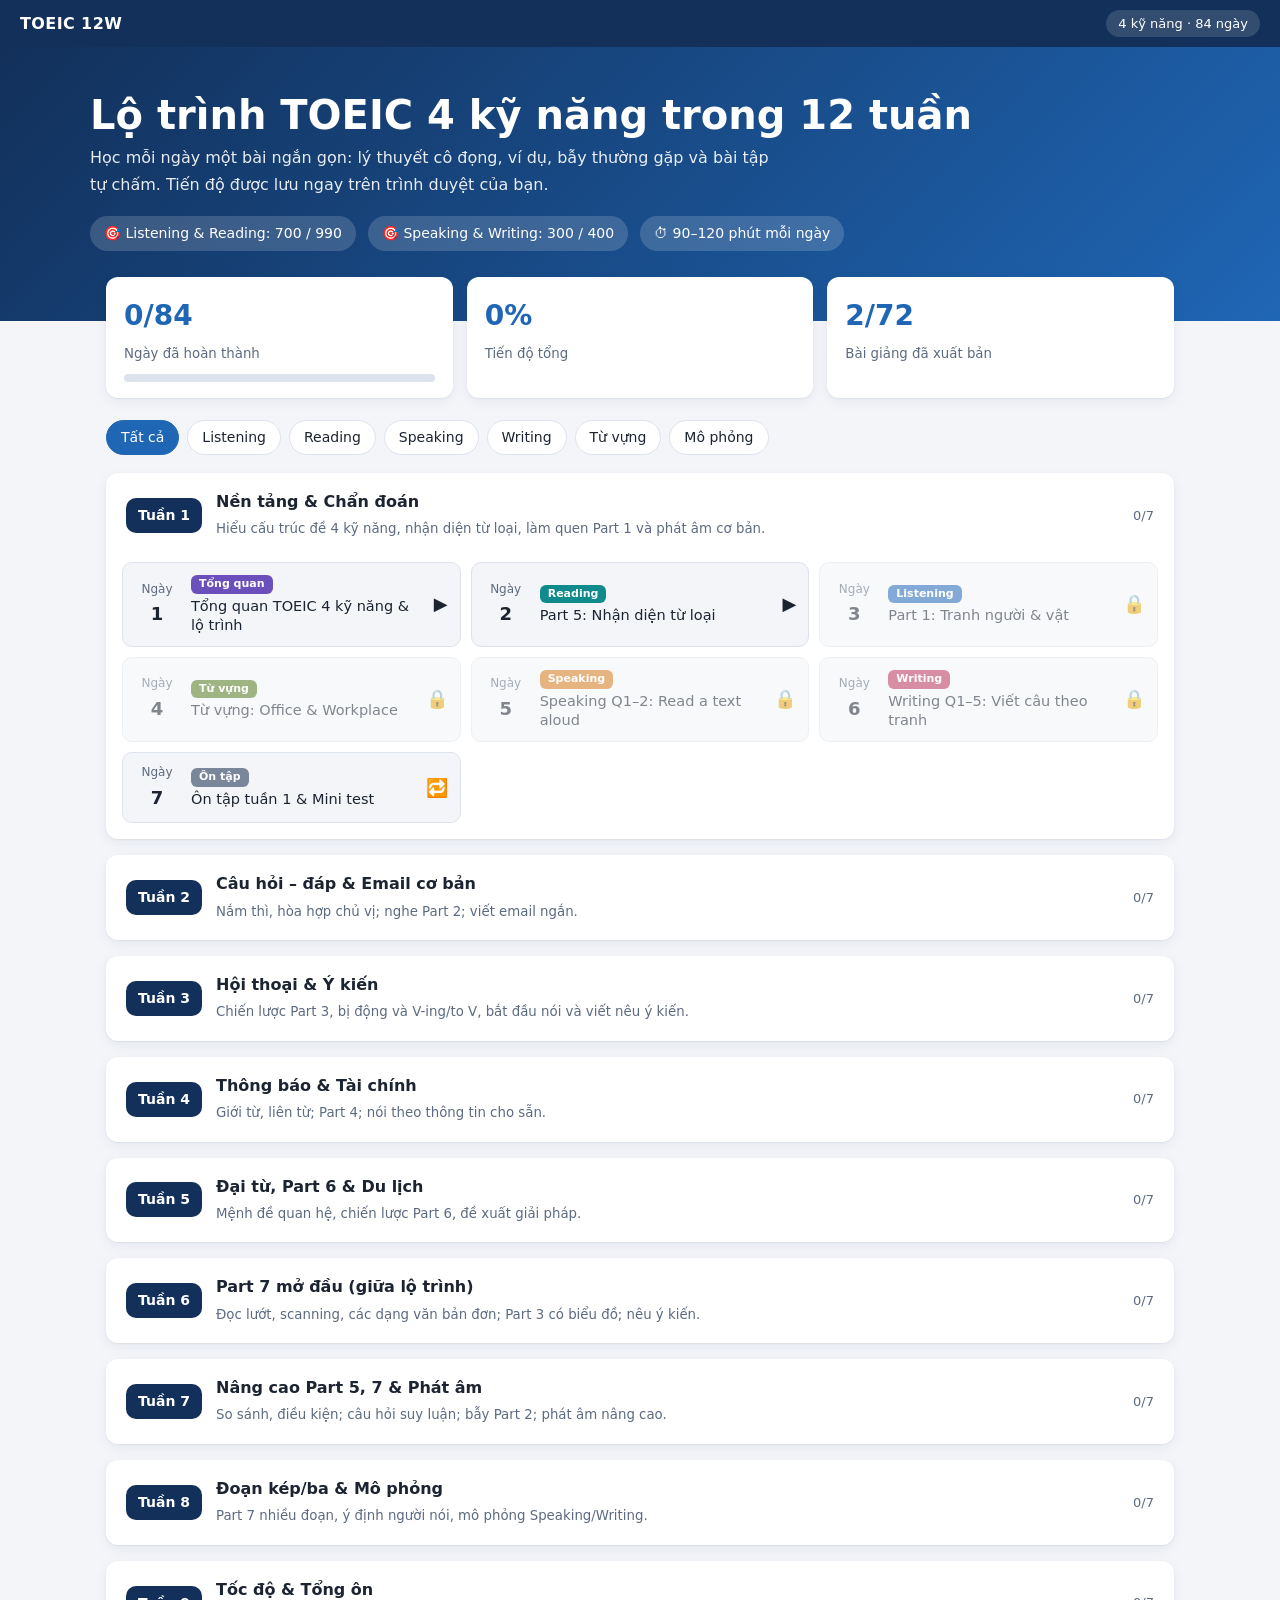
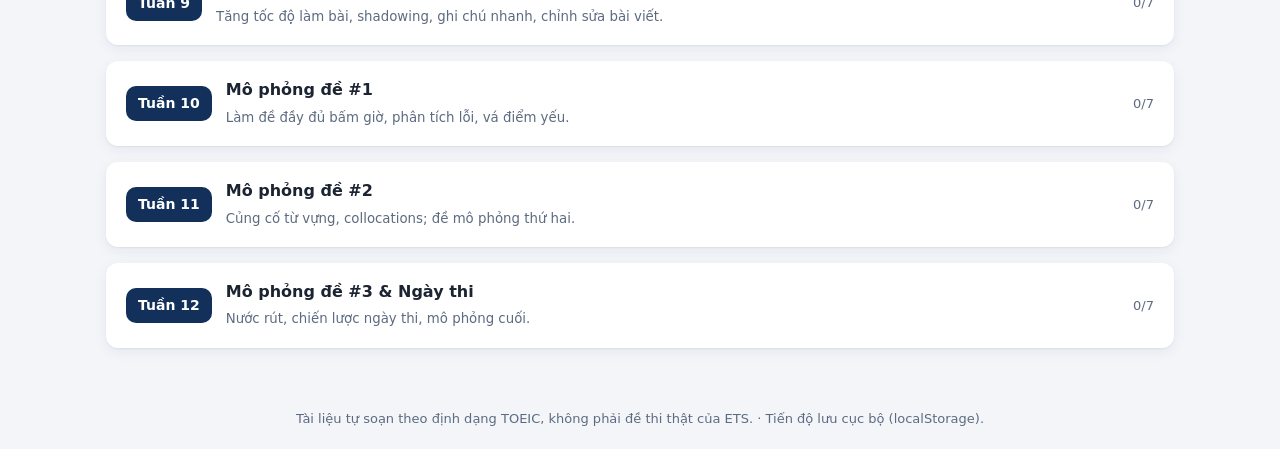
<file: index.html>
<!DOCTYPE html>
<html lang="vi">
<head>
<meta charset="UTF-8">
<meta name="viewport" content="width=device-width, initial-scale=1">
<title>Lộ trình TOEIC 4 kỹ năng – 12 tuần</title>
<meta name="description" content="Lộ trình 12 tuần luyện TOEIC Listening, Reading, Speaking, Writing. Mục tiêu 700 L&R và 300 S&W.">
<link rel="stylesheet" href="assets/style.css">
</head>
<body data-root="">
<header class="top"><span class="brand">TOEIC 12W</span><span class="sp"></span><span class="pill">4 kỹ năng · 84 ngày</span></header>

<section class="hero"><div class="in">
  <h1>Lộ trình TOEIC 4 kỹ năng trong 12 tuần</h1>
  <p>Học mỗi ngày một bài ngắn gọn: lý thuyết cô đọng, ví dụ, bẫy thường gặp và bài tập tự chấm. Tiến độ được lưu ngay trên trình duyệt của bạn.</p>
  <div class="goal"><span>🎯 Listening &amp; Reading: 700 / 990</span><span>🎯 Speaking &amp; Writing: 300 / 400</span><span>⏱ 90–120 phút mỗi ngày</span></div>
</div></section>

<div class="wrap">
  <div class="stats">
    <div class="stat"><b id="s-done">0/84</b><small>Ngày đã hoàn thành</small><div class="bar"><i id="s-bar"></i></div></div>
    <div class="stat"><b id="s-pct">0%</b><small>Tiến độ tổng</small></div>
    <div class="stat"><b id="s-ready">0/72</b><small>Bài giảng đã xuất bản</small></div>
  </div>
  <div class="filters" id="filters"></div>
  <div id="weeks"></div>
</div>

<footer class="site">Tài liệu tự soạn theo định dạng TOEIC, không phải đề thi thật của ETS. · Tiến độ lưu cục bộ (localStorage).</footer>

<script src="data/roadmap.js"></script>
<script src="assets/app.js"></script>
</body>
</html>
</file>
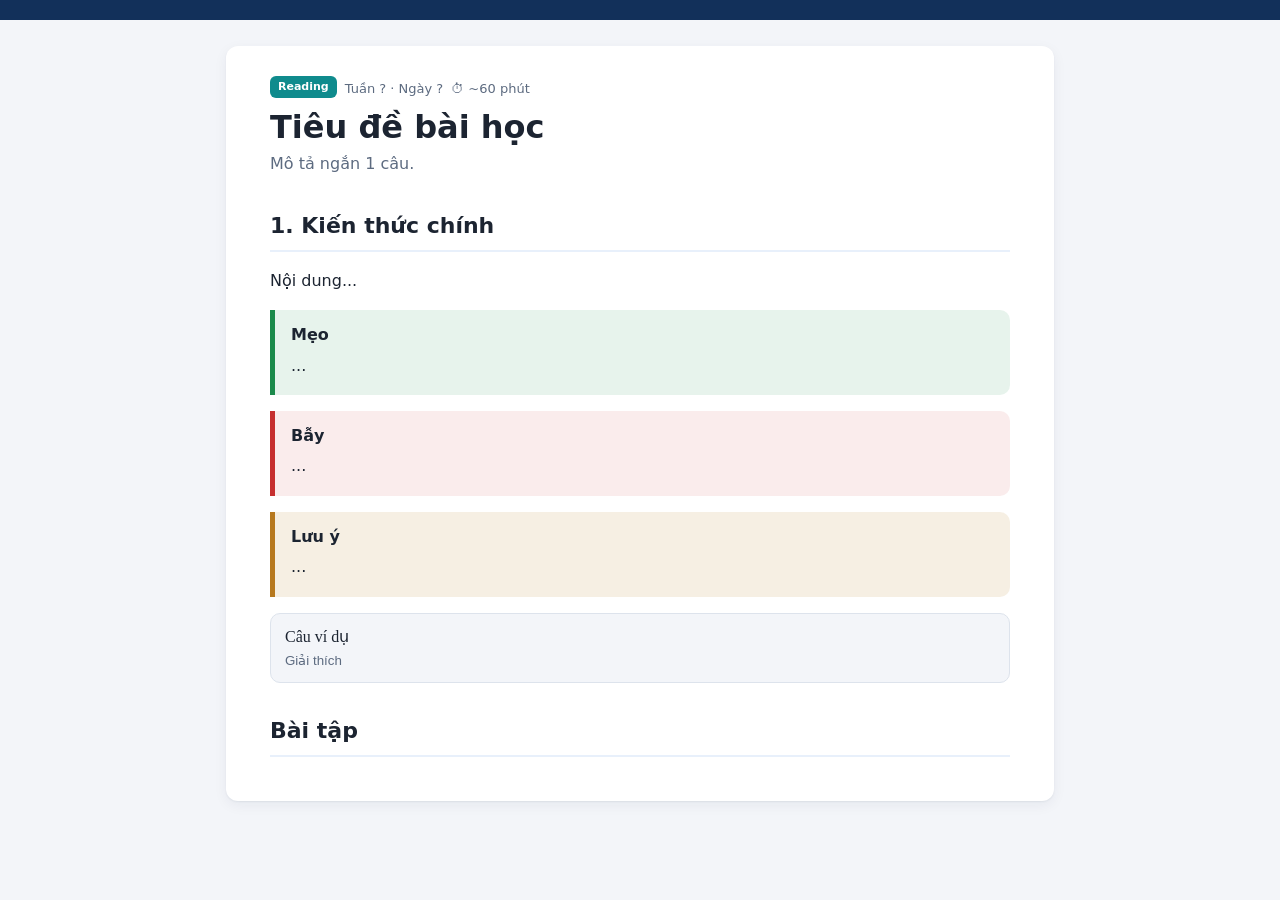
<file: lessons/_template.html>
<!DOCTYPE html>
<html lang="vi">
<head>
<meta charset="UTF-8">
<meta name="viewport" content="width=device-width, initial-scale=1">
<title>Ngày XX – Tiêu đề bài học</title>
<link rel="stylesheet" href="../assets/style.css">
</head>
<!-- Đổi data-day thành số ngày (1–84). Đặt tên file: dayXX.html (XX có 2 chữ số) -->
<body data-root="../" data-day="0">
<header class="top" id="top"></header>
<main class="lesson"><article>

<div class="meta"><span class="tag r">Reading</span><span>Tuần ? · Ngày ?</span><span>⏱ ~60 phút</span></div>
<h1>Tiêu đề bài học</h1>
<p class="lead">Mô tả ngắn 1 câu.</p>

<h2>1. Kiến thức chính</h2>
<p>Nội dung...</p>

<div class="box tip"><b class="t">Mẹo</b><p>...</p></div>
<div class="box trap"><b class="t">Bẫy</b><p>...</p></div>
<div class="box warn"><b class="t">Lưu ý</b><p>...</p></div>

<div class="ex">Câu ví dụ <small>Giải thích</small></div>

<h2>Bài tập</h2>
<div class="quiz" id="quiz"></div>

<div id="foot"></div>
</article></main>
<script>
window.QUIZ=[
 {q:"Câu hỏi?",o:["A","B","C","D"],a:0,e:"Giải thích."}
];
</script>
<script src="../data/roadmap.js"></script>
<script src="../assets/app.js"></script>
</body>
</html>
</file>
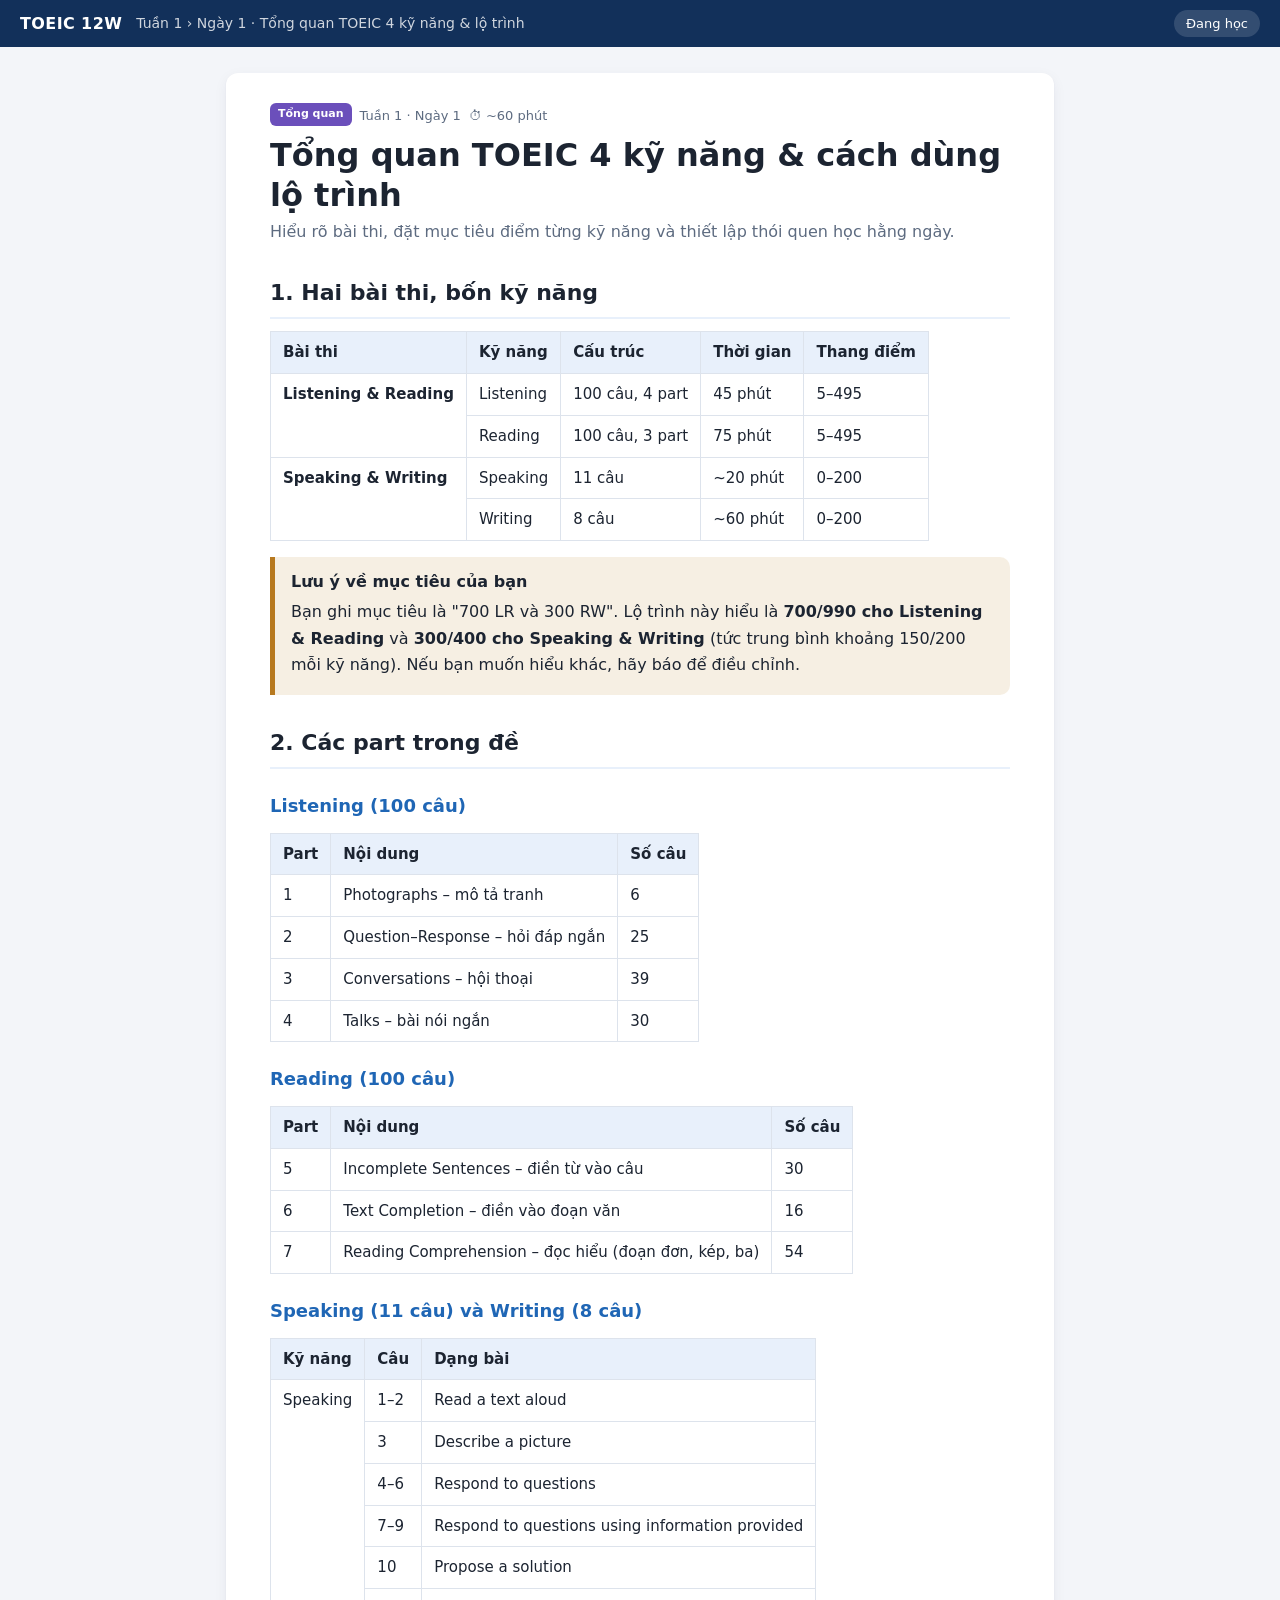
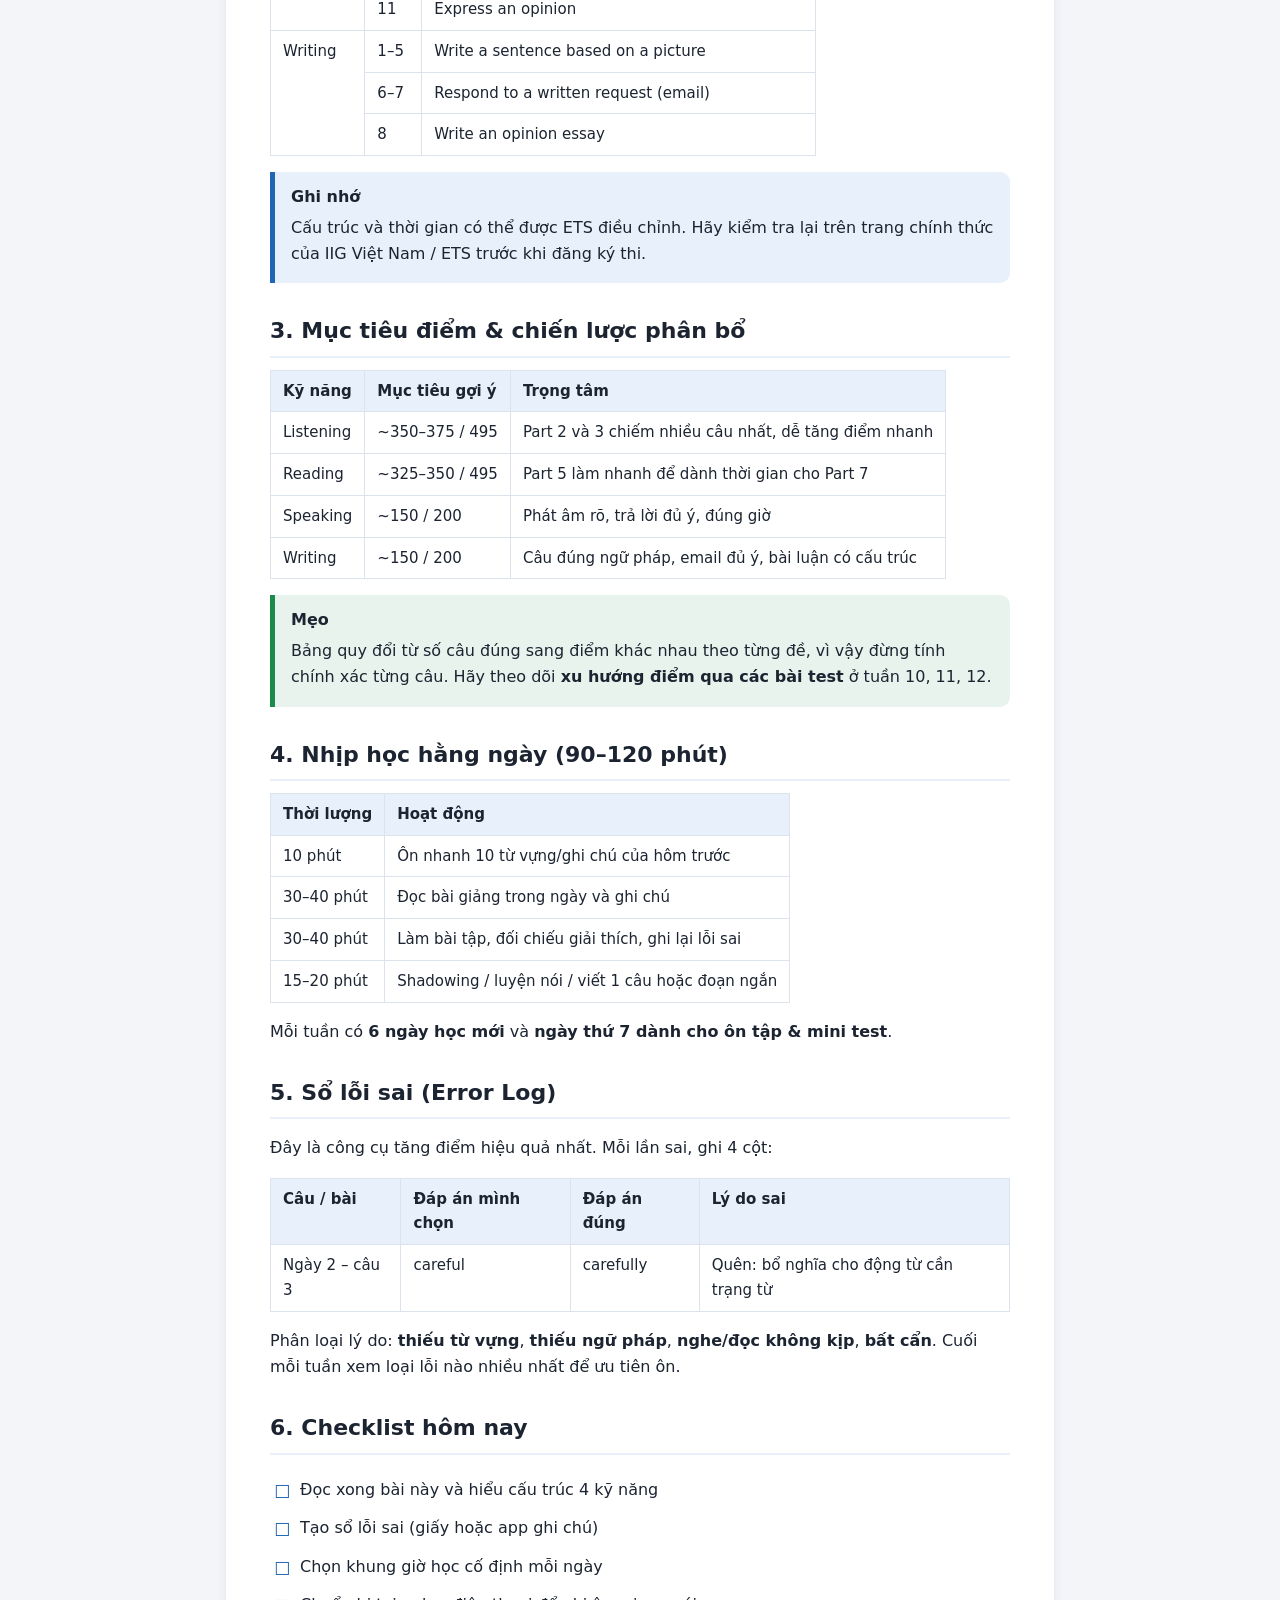
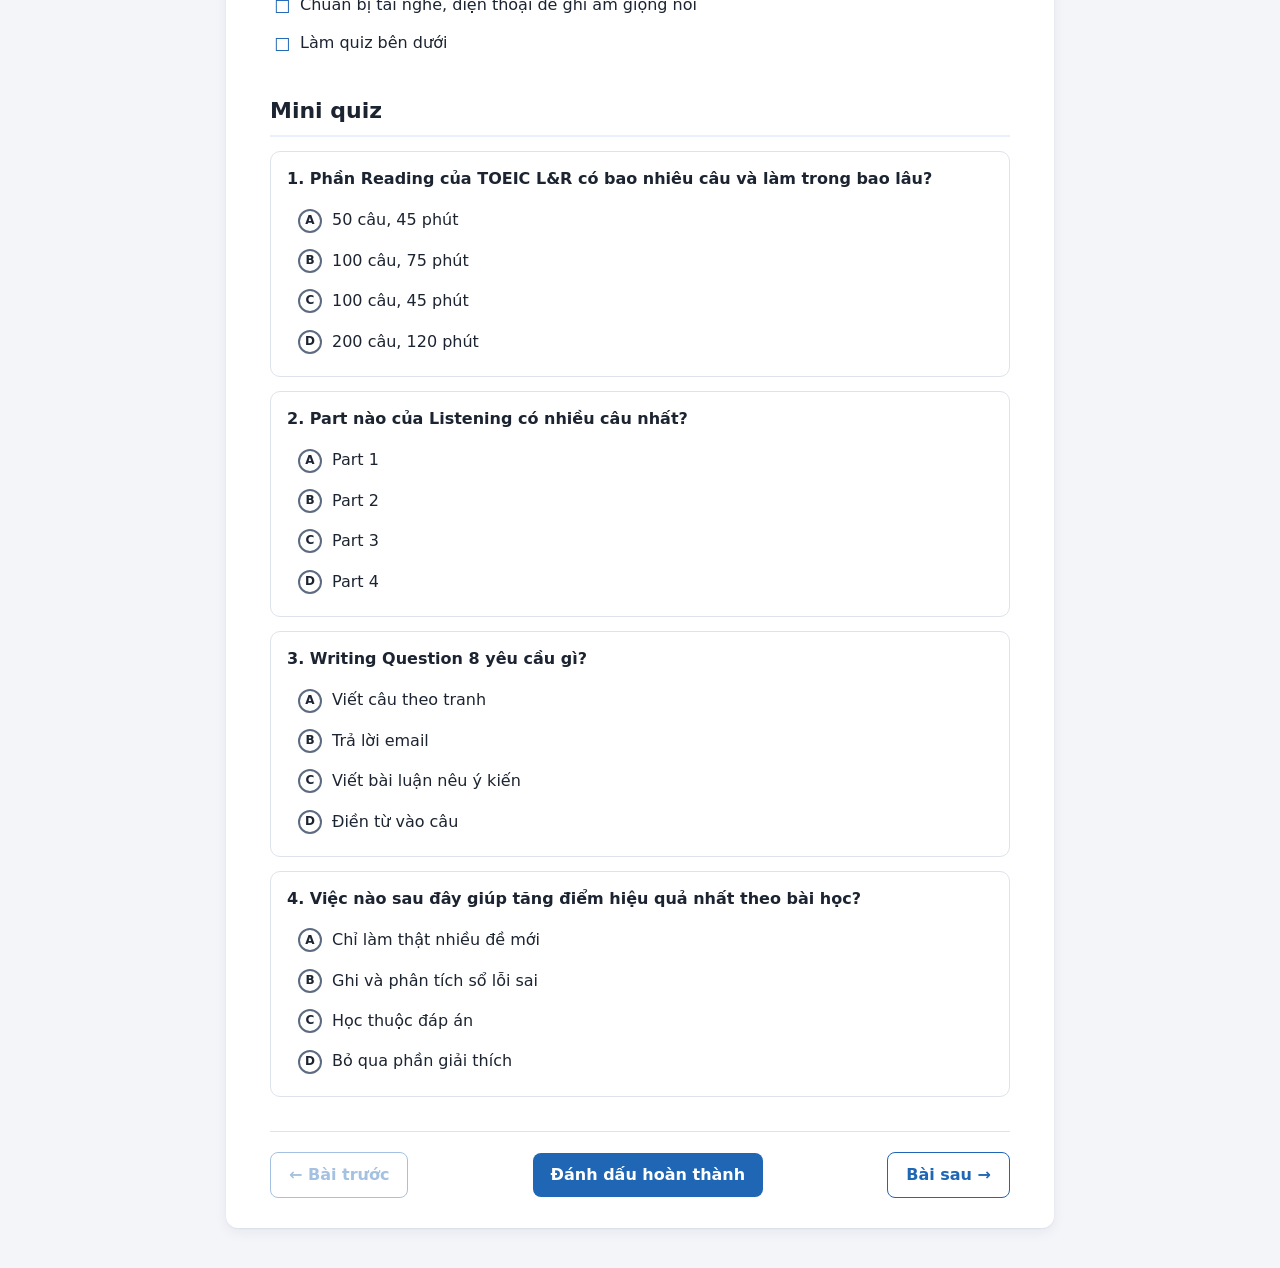
<file: lessons/day01.html>
<!DOCTYPE html>
<html lang="vi">
<head>
<meta charset="UTF-8">
<meta name="viewport" content="width=device-width, initial-scale=1">
<title>Ngày 1 – Tổng quan TOEIC 4 kỹ năng</title>
<link rel="stylesheet" href="../assets/style.css">
</head>
<body data-root="../" data-day="1">
<header class="top" id="top"></header>
<main class="lesson"><article>

<div class="meta"><span class="tag o">Tổng quan</span><span>Tuần 1 · Ngày 1</span><span>⏱ ~60 phút</span></div>
<h1>Tổng quan TOEIC 4 kỹ năng &amp; cách dùng lộ trình</h1>
<p class="lead">Hiểu rõ bài thi, đặt mục tiêu điểm từng kỹ năng và thiết lập thói quen học hằng ngày.</p>

<h2>1. Hai bài thi, bốn kỹ năng</h2>
<table>
<tr><th>Bài thi</th><th>Kỹ năng</th><th>Cấu trúc</th><th>Thời gian</th><th>Thang điểm</th></tr>
<tr><td rowspan="2"><b>Listening &amp; Reading</b></td><td>Listening</td><td>100 câu, 4 part</td><td>45 phút</td><td>5–495</td></tr>
<tr><td>Reading</td><td>100 câu, 3 part</td><td>75 phút</td><td>5–495</td></tr>
<tr><td rowspan="2"><b>Speaking &amp; Writing</b></td><td>Speaking</td><td>11 câu</td><td>~20 phút</td><td>0–200</td></tr>
<tr><td>Writing</td><td>8 câu</td><td>~60 phút</td><td>0–200</td></tr>
</table>
<div class="box warn"><b class="t">Lưu ý về mục tiêu của bạn</b>
<p>Bạn ghi mục tiêu là "700 LR và 300 RW". Lộ trình này hiểu là <b>700/990 cho Listening &amp; Reading</b> và <b>300/400 cho Speaking &amp; Writing</b> (tức trung bình khoảng 150/200 mỗi kỹ năng). Nếu bạn muốn hiểu khác, hãy báo để điều chỉnh.</p></div>

<h2>2. Các part trong đề</h2>
<h3>Listening (100 câu)</h3>
<table>
<tr><th>Part</th><th>Nội dung</th><th>Số câu</th></tr>
<tr><td>1</td><td>Photographs – mô tả tranh</td><td>6</td></tr>
<tr><td>2</td><td>Question–Response – hỏi đáp ngắn</td><td>25</td></tr>
<tr><td>3</td><td>Conversations – hội thoại</td><td>39</td></tr>
<tr><td>4</td><td>Talks – bài nói ngắn</td><td>30</td></tr>
</table>
<h3>Reading (100 câu)</h3>
<table>
<tr><th>Part</th><th>Nội dung</th><th>Số câu</th></tr>
<tr><td>5</td><td>Incomplete Sentences – điền từ vào câu</td><td>30</td></tr>
<tr><td>6</td><td>Text Completion – điền vào đoạn văn</td><td>16</td></tr>
<tr><td>7</td><td>Reading Comprehension – đọc hiểu (đoạn đơn, kép, ba)</td><td>54</td></tr>
</table>
<h3>Speaking (11 câu) và Writing (8 câu)</h3>
<table>
<tr><th>Kỹ năng</th><th>Câu</th><th>Dạng bài</th></tr>
<tr><td rowspan="6">Speaking</td><td>1–2</td><td>Read a text aloud</td></tr>
<tr><td>3</td><td>Describe a picture</td></tr>
<tr><td>4–6</td><td>Respond to questions</td></tr>
<tr><td>7–9</td><td>Respond to questions using information provided</td></tr>
<tr><td>10</td><td>Propose a solution</td></tr>
<tr><td>11</td><td>Express an opinion</td></tr>
<tr><td rowspan="3">Writing</td><td>1–5</td><td>Write a sentence based on a picture</td></tr>
<tr><td>6–7</td><td>Respond to a written request (email)</td></tr>
<tr><td>8</td><td>Write an opinion essay</td></tr>
</table>
<div class="box"><b class="t">Ghi nhớ</b><p>Cấu trúc và thời gian có thể được ETS điều chỉnh. Hãy kiểm tra lại trên trang chính thức của IIG Việt Nam / ETS trước khi đăng ký thi.</p></div>

<h2>3. Mục tiêu điểm &amp; chiến lược phân bổ</h2>
<table>
<tr><th>Kỹ năng</th><th>Mục tiêu gợi ý</th><th>Trọng tâm</th></tr>
<tr><td>Listening</td><td>~350–375 / 495</td><td>Part 2 và 3 chiếm nhiều câu nhất, dễ tăng điểm nhanh</td></tr>
<tr><td>Reading</td><td>~325–350 / 495</td><td>Part 5 làm nhanh để dành thời gian cho Part 7</td></tr>
<tr><td>Speaking</td><td>~150 / 200</td><td>Phát âm rõ, trả lời đủ ý, đúng giờ</td></tr>
<tr><td>Writing</td><td>~150 / 200</td><td>Câu đúng ngữ pháp, email đủ ý, bài luận có cấu trúc</td></tr>
</table>
<div class="box tip"><b class="t">Mẹo</b><p>Bảng quy đổi từ số câu đúng sang điểm khác nhau theo từng đề, vì vậy đừng tính chính xác từng câu. Hãy theo dõi <b>xu hướng điểm qua các bài test</b> ở tuần 10, 11, 12.</p></div>

<h2>4. Nhịp học hằng ngày (90–120 phút)</h2>
<table>
<tr><th>Thời lượng</th><th>Hoạt động</th></tr>
<tr><td>10 phút</td><td>Ôn nhanh 10 từ vựng/ghi chú của hôm trước</td></tr>
<tr><td>30–40 phút</td><td>Đọc bài giảng trong ngày và ghi chú</td></tr>
<tr><td>30–40 phút</td><td>Làm bài tập, đối chiếu giải thích, ghi lại lỗi sai</td></tr>
<tr><td>15–20 phút</td><td>Shadowing / luyện nói / viết 1 câu hoặc đoạn ngắn</td></tr>
</table>
<p>Mỗi tuần có <b>6 ngày học mới</b> và <b>ngày thứ 7 dành cho ôn tập &amp; mini test</b>.</p>

<h2>5. Sổ lỗi sai (Error Log)</h2>
<p>Đây là công cụ tăng điểm hiệu quả nhất. Mỗi lần sai, ghi 4 cột:</p>
<table>
<tr><th>Câu / bài</th><th>Đáp án mình chọn</th><th>Đáp án đúng</th><th>Lý do sai</th></tr>
<tr><td>Ngày 2 – câu 3</td><td>careful</td><td>carefully</td><td>Quên: bổ nghĩa cho động từ cần trạng từ</td></tr>
</table>
<p>Phân loại lý do: <b>thiếu từ vựng</b>, <b>thiếu ngữ pháp</b>, <b>nghe/đọc không kịp</b>, <b>bất cẩn</b>. Cuối mỗi tuần xem loại lỗi nào nhiều nhất để ưu tiên ôn.</p>

<h2>6. Checklist hôm nay</h2>
<ul class="checklist">
<li>Đọc xong bài này và hiểu cấu trúc 4 kỹ năng</li>
<li>Tạo sổ lỗi sai (giấy hoặc app ghi chú)</li>
<li>Chọn khung giờ học cố định mỗi ngày</li>
<li>Chuẩn bị tai nghe, điện thoại để ghi âm giọng nói</li>
<li>Làm quiz bên dưới</li>
</ul>

<h2>Mini quiz</h2>
<div class="quiz" id="quiz"></div>

<div id="foot"></div>
</article></main>
<script>
window.QUIZ=[
 {q:"Phần Reading của TOEIC L&R có bao nhiêu câu và làm trong bao lâu?",o:["50 câu, 45 phút","100 câu, 75 phút","100 câu, 45 phút","200 câu, 120 phút"],a:1,e:"Reading gồm 100 câu trong 75 phút. Listening là 100 câu trong 45 phút."},
 {q:"Part nào của Listening có nhiều câu nhất?",o:["Part 1","Part 2","Part 3","Part 4"],a:2,e:"Part 3 (hội thoại) có 39 câu, Part 2 có 25, Part 4 có 30, Part 1 có 6."},
 {q:"Writing Question 8 yêu cầu gì?",o:["Viết câu theo tranh","Trả lời email","Viết bài luận nêu ý kiến","Điền từ vào câu"],a:2,e:"Q1–5 viết câu theo tranh, Q6–7 trả lời email, Q8 viết bài luận nêu ý kiến."},
 {q:"Việc nào sau đây giúp tăng điểm hiệu quả nhất theo bài học?",o:["Chỉ làm thật nhiều đề mới","Ghi và phân tích sổ lỗi sai","Học thuộc đáp án","Bỏ qua phần giải thích"],a:1,e:"Sổ lỗi sai giúp bạn thấy mình sai vì lý do gì để sửa đúng chỗ, tránh lặp lại lỗi."}
];
</script>
<script src="../data/roadmap.js"></script>
<script src="../assets/app.js"></script>
</body>
</html>
</file>
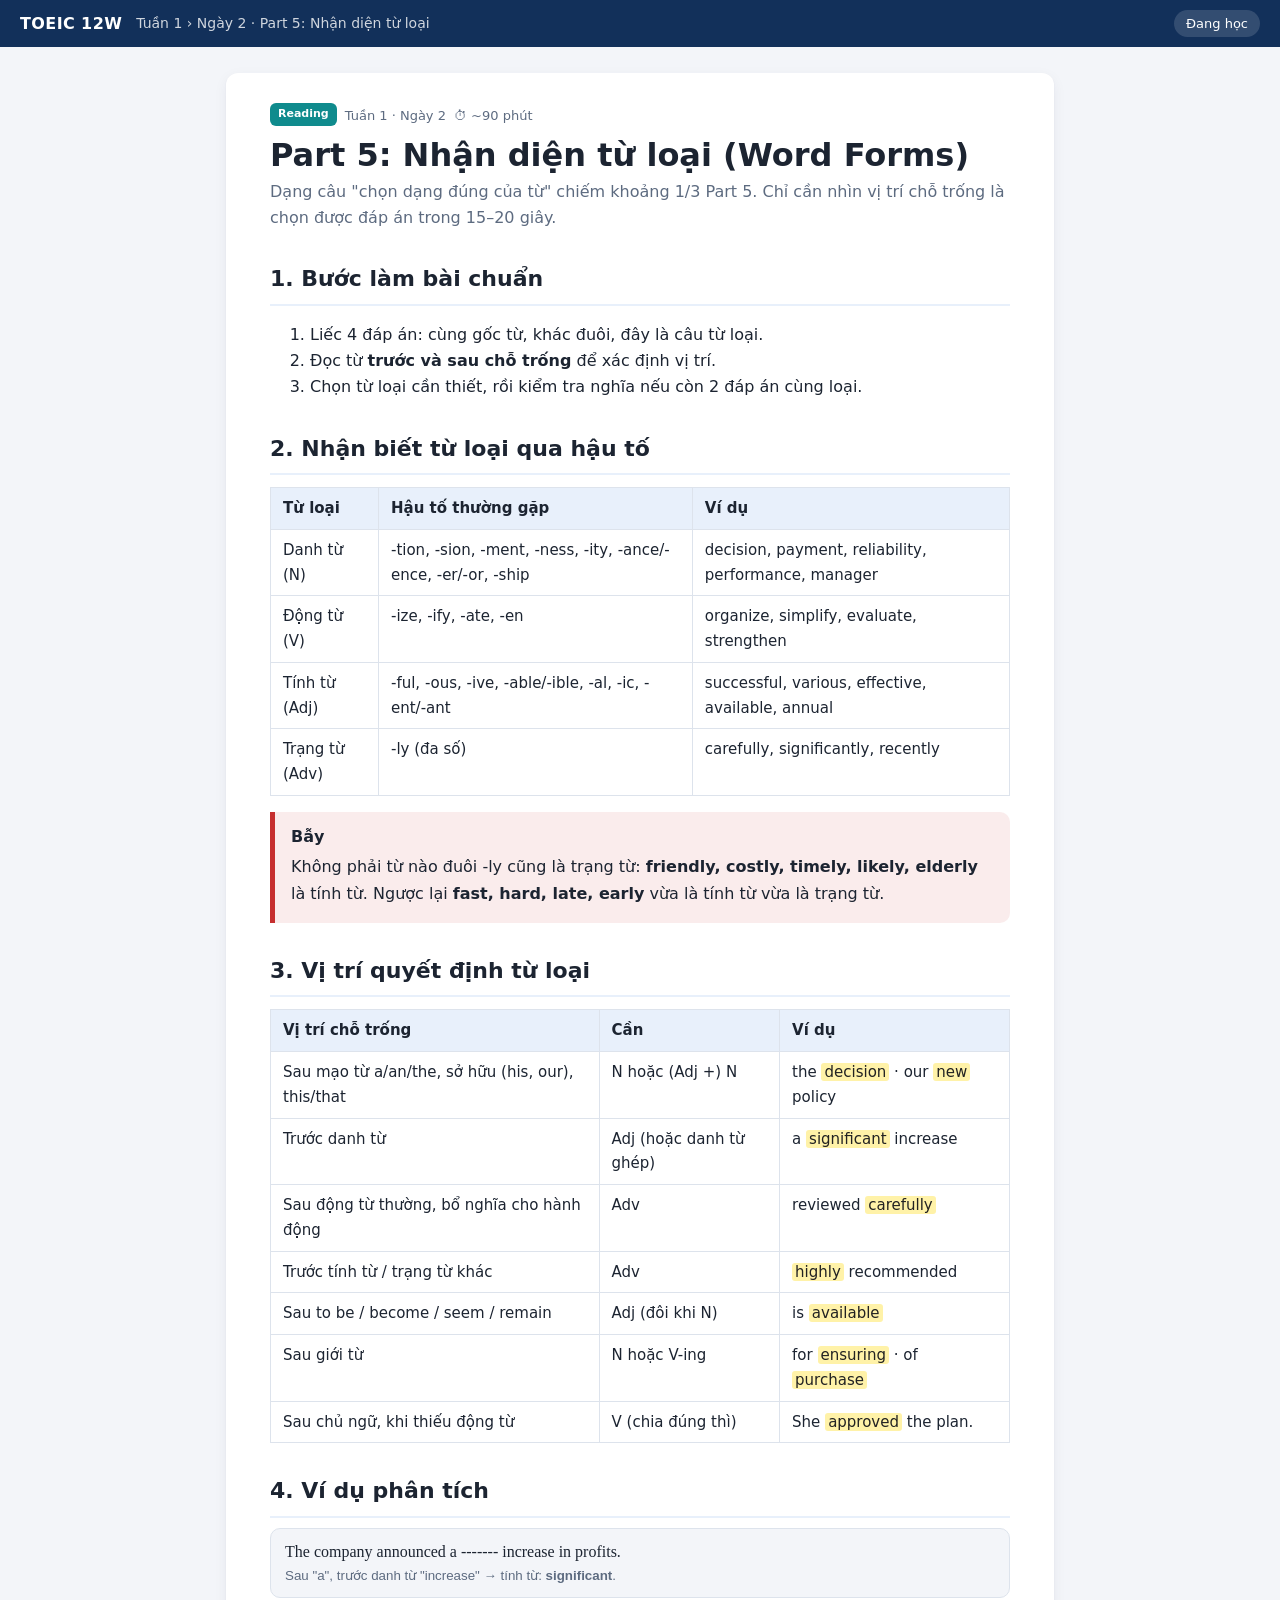
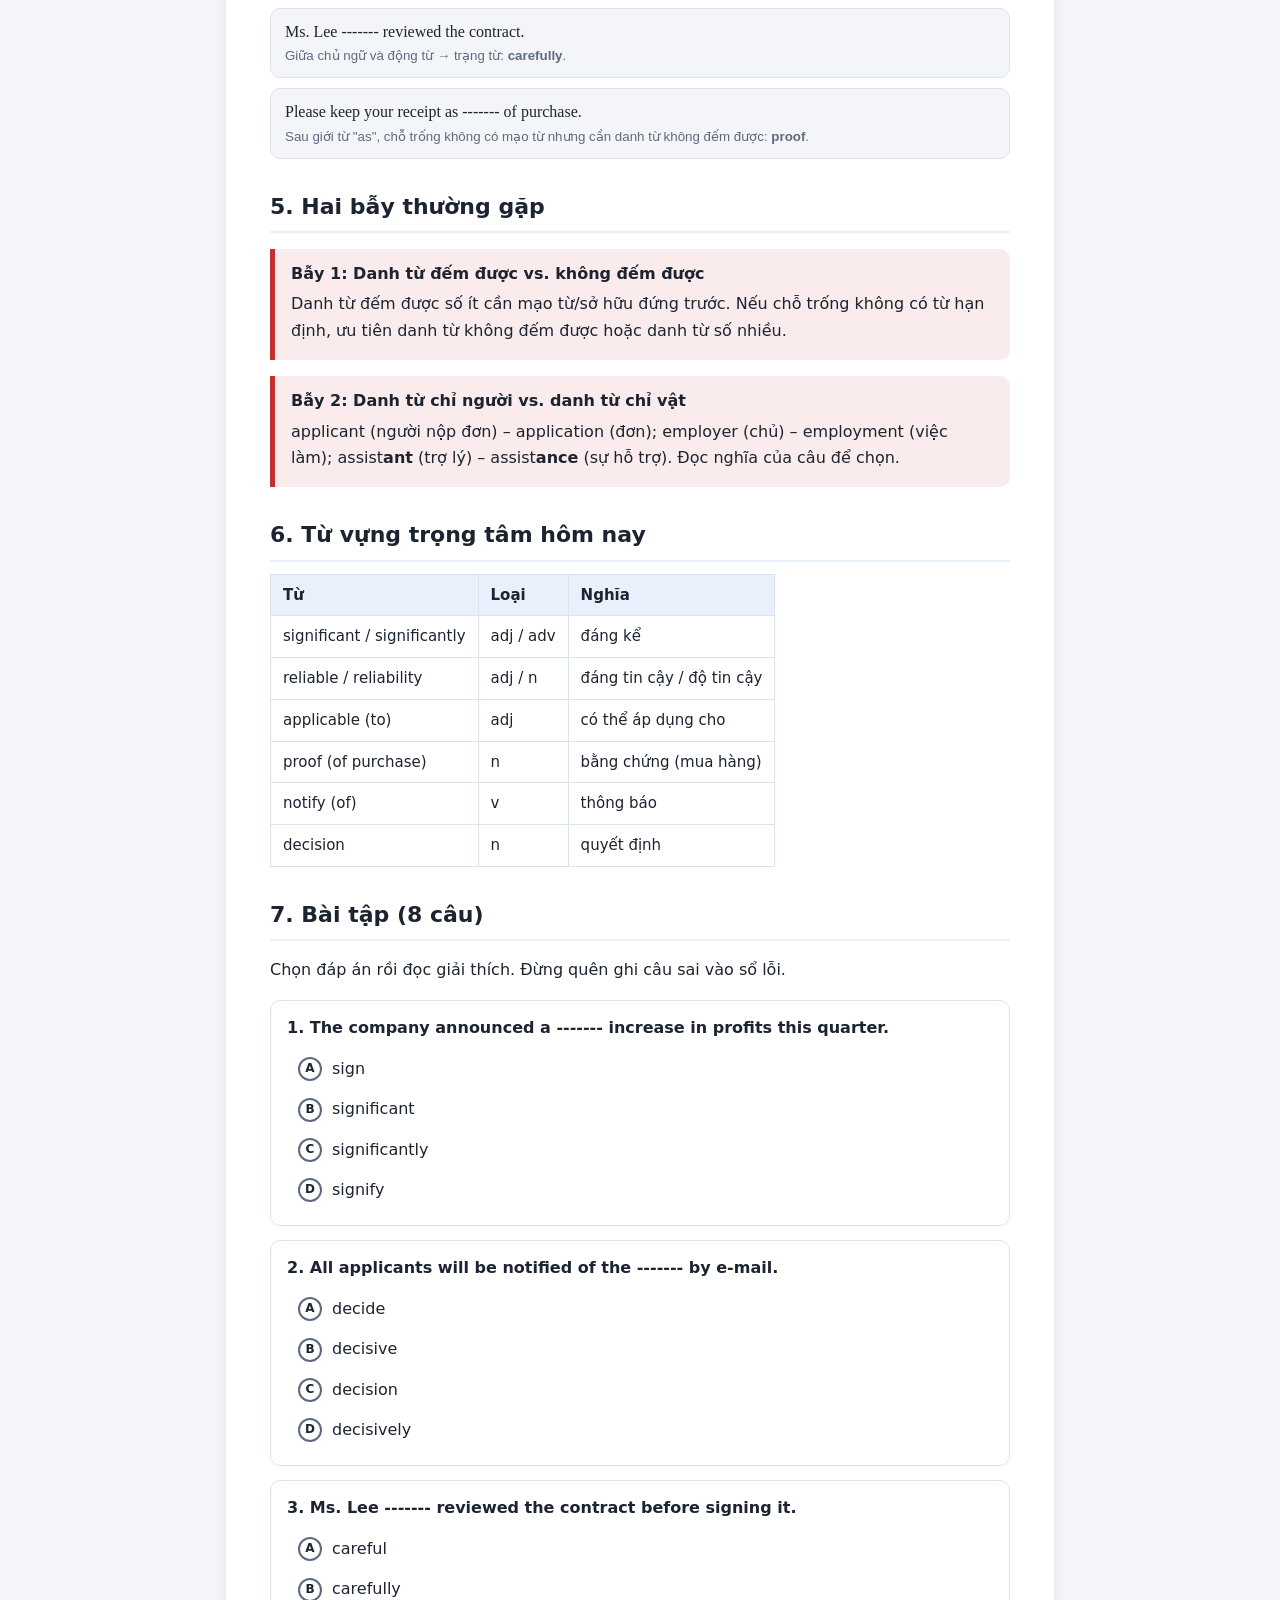
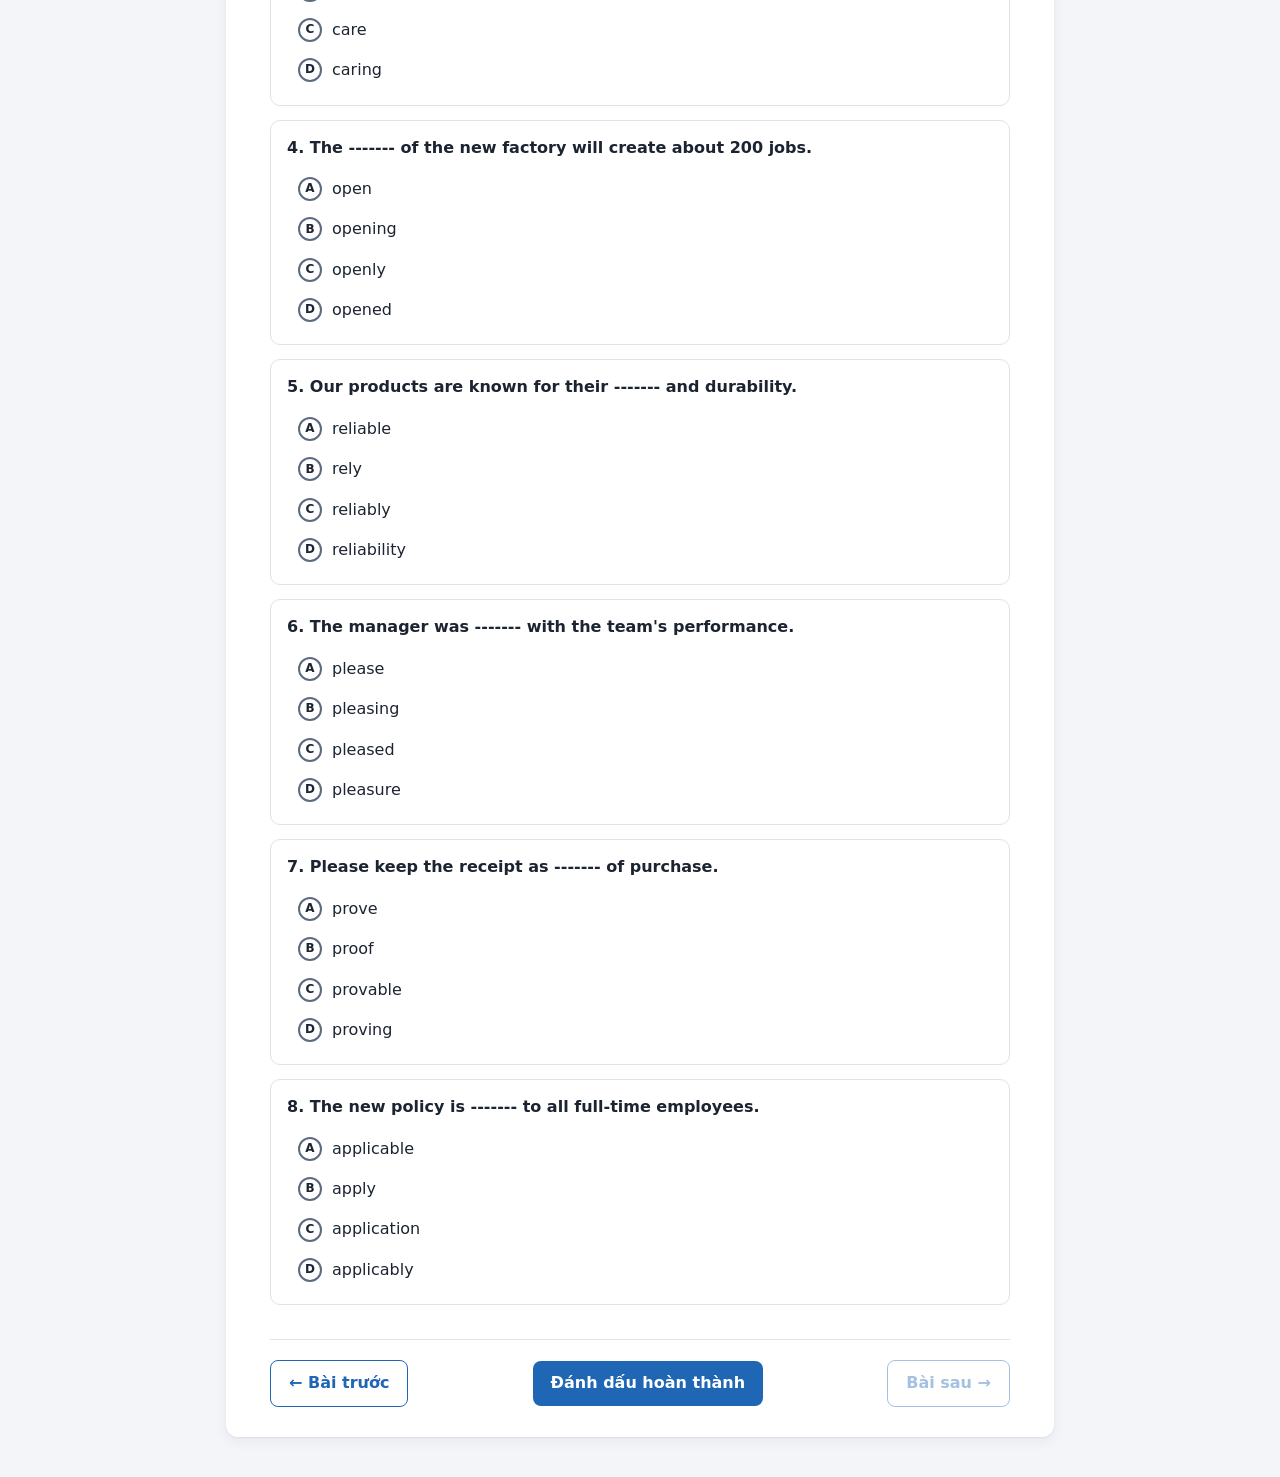
<file: lessons/day02.html>
<!DOCTYPE html>
<html lang="vi">
<head>
<meta charset="UTF-8">
<meta name="viewport" content="width=device-width, initial-scale=1">
<title>Ngày 2 – Part 5: Nhận diện từ loại</title>
<link rel="stylesheet" href="../assets/style.css">
</head>
<body data-root="../" data-day="2">
<header class="top" id="top"></header>
<main class="lesson"><article>

<div class="meta"><span class="tag r">Reading</span><span>Tuần 1 · Ngày 2</span><span>⏱ ~90 phút</span></div>
<h1>Part 5: Nhận diện từ loại (Word Forms)</h1>
<p class="lead">Dạng câu "chọn dạng đúng của từ" chiếm khoảng 1/3 Part 5. Chỉ cần nhìn vị trí chỗ trống là chọn được đáp án trong 15–20 giây.</p>

<h2>1. Bước làm bài chuẩn</h2>
<ol>
<li>Liếc 4 đáp án: cùng gốc từ, khác đuôi, đây là câu từ loại.</li>
<li>Đọc từ <b>trước và sau chỗ trống</b> để xác định vị trí.</li>
<li>Chọn từ loại cần thiết, rồi kiểm tra nghĩa nếu còn 2 đáp án cùng loại.</li>
</ol>

<h2>2. Nhận biết từ loại qua hậu tố</h2>
<table>
<tr><th>Từ loại</th><th>Hậu tố thường gặp</th><th>Ví dụ</th></tr>
<tr><td>Danh từ (N)</td><td>-tion, -sion, -ment, -ness, -ity, -ance/-ence, -er/-or, -ship</td><td>decision, payment, reliability, performance, manager</td></tr>
<tr><td>Động từ (V)</td><td>-ize, -ify, -ate, -en</td><td>organize, simplify, evaluate, strengthen</td></tr>
<tr><td>Tính từ (Adj)</td><td>-ful, -ous, -ive, -able/-ible, -al, -ic, -ent/-ant</td><td>successful, various, effective, available, annual</td></tr>
<tr><td>Trạng từ (Adv)</td><td>-ly (đa số)</td><td>carefully, significantly, recently</td></tr>
</table>
<div class="box trap"><b class="t">Bẫy</b><p>Không phải từ nào đuôi -ly cũng là trạng từ: <b>friendly, costly, timely, likely, elderly</b> là tính từ. Ngược lại <b>fast, hard, late, early</b> vừa là tính từ vừa là trạng từ.</p></div>

<h2>3. Vị trí quyết định từ loại</h2>
<table>
<tr><th>Vị trí chỗ trống</th><th>Cần</th><th>Ví dụ</th></tr>
<tr><td>Sau mạo từ a/an/the, sở hữu (his, our), this/that</td><td>N hoặc (Adj +) N</td><td>the <span class="hl">decision</span> · our <span class="hl">new</span> policy</td></tr>
<tr><td>Trước danh từ</td><td>Adj (hoặc danh từ ghép)</td><td>a <span class="hl">significant</span> increase</td></tr>
<tr><td>Sau động từ thường, bổ nghĩa cho hành động</td><td>Adv</td><td>reviewed <span class="hl">carefully</span></td></tr>
<tr><td>Trước tính từ / trạng từ khác</td><td>Adv</td><td><span class="hl">highly</span> recommended</td></tr>
<tr><td>Sau to be / become / seem / remain</td><td>Adj (đôi khi N)</td><td>is <span class="hl">available</span></td></tr>
<tr><td>Sau giới từ</td><td>N hoặc V-ing</td><td>for <span class="hl">ensuring</span> · of <span class="hl">purchase</span></td></tr>
<tr><td>Sau chủ ngữ, khi thiếu động từ</td><td>V (chia đúng thì)</td><td>She <span class="hl">approved</span> the plan.</td></tr>
</table>

<h2>4. Ví dụ phân tích</h2>
<div class="ex">The company announced a ------- increase in profits. <small>Sau "a", trước danh từ "increase" → tính từ: <b>significant</b>.</small></div>
<div class="ex">Ms. Lee ------- reviewed the contract. <small>Giữa chủ ngữ và động từ → trạng từ: <b>carefully</b>.</small></div>
<div class="ex">Please keep your receipt as ------- of purchase. <small>Sau giới từ "as", chỗ trống không có mạo từ nhưng cần danh từ không đếm được: <b>proof</b>.</small></div>

<h2>5. Hai bẫy thường gặp</h2>
<div class="box trap"><b class="t">Bẫy 1: Danh từ đếm được vs. không đếm được</b>
<p>Danh từ đếm được số ít cần mạo từ/sở hữu đứng trước. Nếu chỗ trống không có từ hạn định, ưu tiên danh từ không đếm được hoặc danh từ số nhiều.</p></div>
<div class="box trap"><b class="t">Bẫy 2: Danh từ chỉ người vs. danh từ chỉ vật</b>
<p>applicant (người nộp đơn) – application (đơn); employer (chủ) – employment (việc làm); assist<b>ant</b> (trợ lý) – assist<b>ance</b> (sự hỗ trợ). Đọc nghĩa của câu để chọn.</p></div>

<h2>6. Từ vựng trọng tâm hôm nay</h2>
<table>
<tr><th>Từ</th><th>Loại</th><th>Nghĩa</th></tr>
<tr><td>significant / significantly</td><td>adj / adv</td><td>đáng kể</td></tr>
<tr><td>reliable / reliability</td><td>adj / n</td><td>đáng tin cậy / độ tin cậy</td></tr>
<tr><td>applicable (to)</td><td>adj</td><td>có thể áp dụng cho</td></tr>
<tr><td>proof (of purchase)</td><td>n</td><td>bằng chứng (mua hàng)</td></tr>
<tr><td>notify (of)</td><td>v</td><td>thông báo</td></tr>
<tr><td>decision</td><td>n</td><td>quyết định</td></tr>
</table>

<h2>7. Bài tập (8 câu)</h2>
<p>Chọn đáp án rồi đọc giải thích. Đừng quên ghi câu sai vào sổ lỗi.</p>
<div class="quiz" id="quiz"></div>

<div id="foot"></div>
</article></main>
<script>
window.QUIZ=[
 {q:"The company announced a ------- increase in profits this quarter.",o:["sign","significant","significantly","signify"],a:1,e:"Sau mạo từ 'a' và trước danh từ 'increase' cần tính từ: significant."},
 {q:"All applicants will be notified of the ------- by e-mail.",o:["decide","decisive","decision","decisively"],a:2,e:"Sau 'the' và giới từ 'of' cần danh từ: decision (quyết định). 'decisive' là tính từ."},
 {q:"Ms. Lee ------- reviewed the contract before signing it.",o:["careful","carefully","care","caring"],a:1,e:"Chỗ trống đứng giữa chủ ngữ và động từ: cần trạng từ bổ nghĩa: carefully."},
 {q:"The ------- of the new factory will create about 200 jobs.",o:["open","opening","openly","opened"],a:1,e:"Sau 'The', trước 'of' cần danh từ: opening (việc khai trương)."},
 {q:"Our products are known for their ------- and durability.",o:["reliable","rely","reliably","reliability"],a:3,e:"Sau sở hữu 'their' và song song với danh từ 'durability' cần danh từ: reliability."},
 {q:"The manager was ------- with the team's performance.",o:["please","pleasing","pleased","pleasure"],a:2,e:"Cấu trúc bị động/tính từ 'be pleased with' = hài lòng với. 'pleasing' mang nghĩa 'làm hài lòng' (chủ ngữ là vật)."},
 {q:"Please keep the receipt as ------- of purchase.",o:["prove","proof","provable","proving"],a:1,e:"Cụm cố định 'proof of purchase' (bằng chứng mua hàng): danh từ."},
 {q:"The new policy is ------- to all full-time employees.",o:["applicable","apply","application","applicably"],a:0,e:"Sau 'is' cần tính từ; 'applicable to' = áp dụng cho."}
];
</script>
<script src="../data/roadmap.js"></script>
<script src="../assets/app.js"></script>
</body>
</html>
</file>
<file: assets/style.css>
/* TOEIC Roadmap – giao diện dùng chung (index + mọi bài học) */
:root{
  --navy:#12305a; --blue:#1f66b5; --blue-soft:#e8f0fb; --bg:#f3f5f9; --card:#fff; --line:#dde3ec;
  --text:#1c2431; --muted:#5d6b80; --ok:#1b8a4b; --bad:#c62f2f; --warn:#b7791f;
  --o:#6b4fbb; --l:#1f66b5; --r:#0f8b8d; --s:#d1771b; --w:#b8325a; --v:#4f7a1e; --t:#333b4d; --x:#7a8699;
  --radius:12px; --shadow:0 1px 2px rgba(16,32,64,.06),0 4px 14px rgba(16,32,64,.06);
}
@media (prefers-color-scheme: dark){
  :root{--bg:#0f1624;--card:#172033;--line:#27344d;--text:#e6ebf4;--muted:#9aa8bf;--blue-soft:#1c2c47;--navy:#0b1730}
}
*{box-sizing:border-box}
html{scroll-behavior:smooth}
body{margin:0;background:var(--bg);color:var(--text);font:16px/1.65 "Segoe UI",system-ui,-apple-system,Roboto,Arial,sans-serif}
a{color:var(--blue)}
.top{position:sticky;top:0;z-index:30;background:var(--navy);color:#fff;display:flex;align-items:center;gap:14px;padding:10px 20px}
.top a{color:#fff;text-decoration:none}
.top .brand{font-weight:800;letter-spacing:.4px}
.top .crumb{opacity:.8;font-size:14px;white-space:nowrap;overflow:hidden;text-overflow:ellipsis}
.top .sp{flex:1}
.top .pill{background:rgba(255,255,255,.14);border-radius:999px;padding:3px 12px;font-size:13px}

/* ---------- Trang chủ ---------- */
.hero{background:linear-gradient(135deg,var(--navy),var(--blue));color:#fff;padding:44px 20px 70px}
.hero .in{max-width:1100px;margin:0 auto}
.hero h1{margin:0 0 6px;font-size:clamp(26px,4vw,40px);line-height:1.2}
.hero p{margin:0;max-width:700px;opacity:.9}
.goal{display:flex;gap:12px;flex-wrap:wrap;margin-top:18px}
.goal span{background:rgba(255,255,255,.16);padding:6px 14px;border-radius:999px;font-size:14px}
.wrap{max-width:1100px;margin:-44px auto 40px;padding:0 16px}
.stats{display:grid;grid-template-columns:repeat(auto-fit,minmax(180px,1fr));gap:14px;margin-bottom:22px}
.stat{background:var(--card);border-radius:var(--radius);box-shadow:var(--shadow);padding:16px 18px}
.stat b{display:block;font-size:28px;color:var(--blue)}
.stat small{color:var(--muted)}
.bar{height:8px;background:var(--line);border-radius:99px;overflow:hidden;margin-top:8px}
.bar i{display:block;height:100%;background:var(--ok);width:0;transition:width .4s}
.filters{display:flex;gap:8px;flex-wrap:wrap;margin:6px 0 18px}
.chip{border:1px solid var(--line);background:var(--card);color:var(--text);padding:5px 14px;border-radius:999px;cursor:pointer;font:inherit;font-size:14px}
.chip.on{background:var(--blue);border-color:var(--blue);color:#fff}
.week{background:var(--card);border-radius:var(--radius);box-shadow:var(--shadow);margin-bottom:16px;overflow:hidden}
.week>summary{list-style:none;cursor:pointer;padding:16px 20px;display:flex;align-items:center;gap:14px}
.week>summary::-webkit-details-marker{display:none}
.wno{background:var(--navy);color:#fff;border-radius:10px;padding:6px 12px;font-weight:800;font-size:14px}
.wmeta{flex:1}
.wmeta b{display:block}
.wmeta small{color:var(--muted)}
.wprog{font-size:13px;color:var(--muted);white-space:nowrap}
.days{padding:4px 16px 16px;display:grid;grid-template-columns:repeat(auto-fill,minmax(300px,1fr));gap:10px}
.day{display:flex;gap:12px;align-items:center;padding:10px 12px;border:1px solid var(--line);border-radius:10px;text-decoration:none;color:var(--text);background:var(--bg);transition:.15s}
a.day:hover{border-color:var(--blue);transform:translateY(-1px)}
.day.soon{opacity:.55;cursor:default}
.day.done{border-color:var(--ok);background:rgba(27,138,75,.08)}
.dno{min-width:44px;text-align:center;font-size:12px;color:var(--muted)}
.dno b{display:block;font-size:18px;color:var(--text)}
.dtitle{flex:1;font-size:14.5px;line-height:1.35}
.tag{font-size:11px;font-weight:700;color:#fff;border-radius:6px;padding:2px 8px;display:inline-block;margin-bottom:3px}
.tag.o{background:var(--o)}.tag.l{background:var(--l)}.tag.r{background:var(--r)}.tag.s{background:var(--s)}
.tag.w{background:var(--w)}.tag.v{background:var(--v)}.tag.t{background:var(--t)}.tag.x{background:var(--x)}
.st{font-size:18px}
footer.site{text-align:center;color:var(--muted);font-size:13px;padding:20px}

/* ---------- Bài học ---------- */
.lesson{max-width:860px;margin:26px auto 40px;padding:0 16px}
.lesson>article{background:var(--card);border-radius:var(--radius);box-shadow:var(--shadow);padding:30px clamp(18px,4vw,44px)}
.lesson h1{margin:6px 0 4px;font-size:clamp(24px,3.4vw,32px);line-height:1.25}
.lesson .lead{color:var(--muted);margin:0 0 18px}
.lesson h2{margin:30px 0 10px;font-size:22px;padding-bottom:6px;border-bottom:2px solid var(--blue-soft)}
.lesson h3{margin:22px 0 6px;font-size:18px;color:var(--blue)}
.meta{display:flex;gap:8px;flex-wrap:wrap;align-items:center;font-size:13px;color:var(--muted)}
.box{border-left:5px solid var(--blue);background:var(--blue-soft);padding:12px 16px;border-radius:0 10px 10px 0;margin:16px 0}
.box.tip{border-color:var(--ok);background:rgba(27,138,75,.1)}
.box.warn{border-color:var(--warn);background:rgba(183,121,31,.12)}
.box.trap{border-color:var(--bad);background:rgba(198,47,47,.09)}
.box b.t{display:block;margin-bottom:2px}
.box p{margin:4px 0}
table{border-collapse:collapse;width:100%;margin:12px 0;font-size:15px;display:block;overflow-x:auto}
th,td{border:1px solid var(--line);padding:8px 12px;text-align:left;vertical-align:top}
th{background:var(--blue-soft)}
.ex{background:var(--bg);border:1px solid var(--line);border-radius:10px;padding:10px 14px;margin:10px 0;font-family:Georgia,serif}
.ex small{display:block;font-family:"Segoe UI",sans-serif;color:var(--muted)}
.hl{background:#fff2a8;color:#222;padding:0 3px;border-radius:3px}
.checklist{list-style:none;padding:0}
.checklist li{padding:6px 0 6px 30px;position:relative}
.checklist li::before{content:"☐";position:absolute;left:4px;color:var(--blue);font-size:18px}
.quiz{margin-top:14px}
.qq{border:1px solid var(--line);border-radius:10px;padding:14px 16px;margin-bottom:14px}
.qq .qt{font-weight:600;margin-bottom:8px}
.qo{display:flex;gap:10px;align-items:center;padding:6px 10px;border-radius:8px;cursor:pointer;border:1px solid transparent}
.qo:hover{background:var(--blue-soft)}
.qo i{font-style:normal;width:24px;height:24px;border-radius:50%;border:2px solid var(--muted);display:inline-flex;align-items:center;justify-content:center;font-size:12px;font-weight:700;flex:none}
.qq.locked .qo{cursor:default}
.qo.ok{background:rgba(27,138,75,.13);border-color:var(--ok)}
.qo.bad{background:rgba(198,47,47,.12);border-color:var(--bad)}
.qe{display:none;margin-top:8px;font-size:14.5px;background:var(--blue-soft);border-radius:8px;padding:8px 12px}
.qq.locked .qe{display:block}
.score{font-weight:700;margin:6px 0 0}
.pager{display:flex;gap:10px;justify-content:space-between;align-items:center;flex-wrap:wrap;margin-top:34px;padding-top:20px;border-top:1px solid var(--line)}
.btn{font:inherit;cursor:pointer;border:0;border-radius:8px;padding:9px 18px;font-weight:700;background:var(--blue);color:#fff;text-decoration:none;display:inline-block}
.btn.ghost{background:transparent;color:var(--blue);border:1px solid var(--blue)}
.btn.ok{background:var(--ok)}
.btn[aria-disabled=true]{opacity:.4;pointer-events:none}
@media (max-width:600px){.days{grid-template-columns:1fr}.top .crumb{display:none}}
</file>
